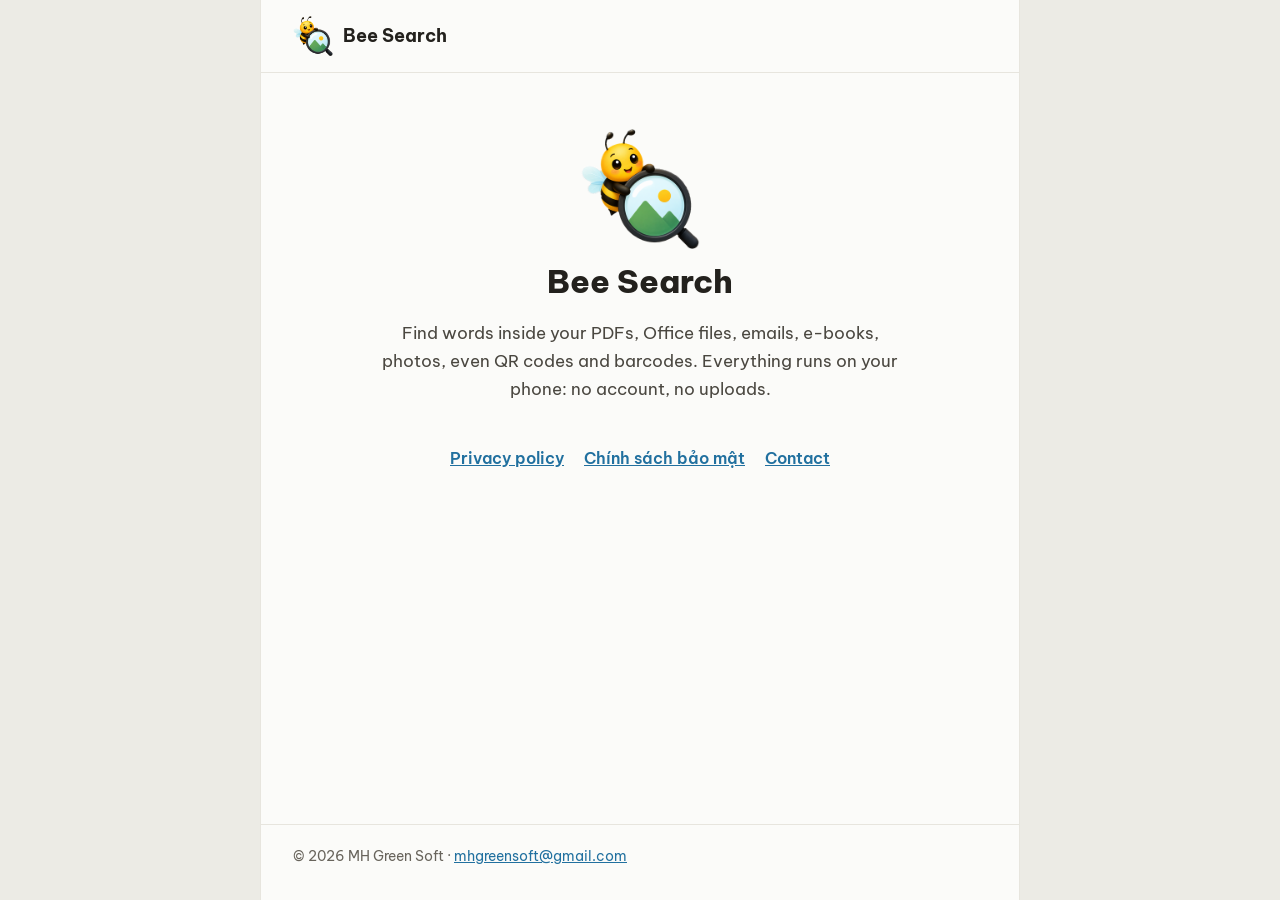
<file: index.html>
<!doctype html>
<html lang="en">
<head>
<meta charset="utf-8">
<meta name="viewport" content="width=device-width, initial-scale=1">
<title>Bee Search</title>
<meta name="description" content="Bee Search: search the text inside your documents, photos and QR codes, on your phone.">
<link rel="icon" href="bee.png">
<link rel="preconnect" href="https://fonts.googleapis.com">
<link rel="preconnect" href="https://fonts.gstatic.com" crossorigin>
<link href="https://fonts.googleapis.com/css2?family=Be+Vietnam+Pro:wght@400;600;700;800&display=swap" rel="stylesheet">
<link rel="stylesheet" href="style.css">
</head>
<body>
<div class="page">
<header><div class="wrap">
<a class="brand" href="index.html" aria-label="Bee Search, Home"><img src="bee.png" alt=""><span>Bee Search</span></a>
<nav class="lang" aria-label="Language"></nav>
</div></header>
<main><div class="wrap">
<section class="hero">
<img src="bee.png" alt="">
<h1>Bee Search</h1>
<p>Find words inside your PDFs, Office files, emails, e-books, photos, even QR codes and barcodes. Everything runs on your phone: no account, no uploads.</p>
<div class="links">
<a href="privacy.html">Privacy policy</a>
<a href="privacy-vi.html" hreflang="vi">Chính sách bảo mật</a>
<a href="mailto:mhgreensoft@gmail.com">Contact</a>
</div>
</section>
</div></main>
<footer><div class="wrap">© 2026 MH Green Soft · <a href="mailto:mhgreensoft@gmail.com">mhgreensoft@gmail.com</a></div></footer>
</div>
</body>
</html>
</file>
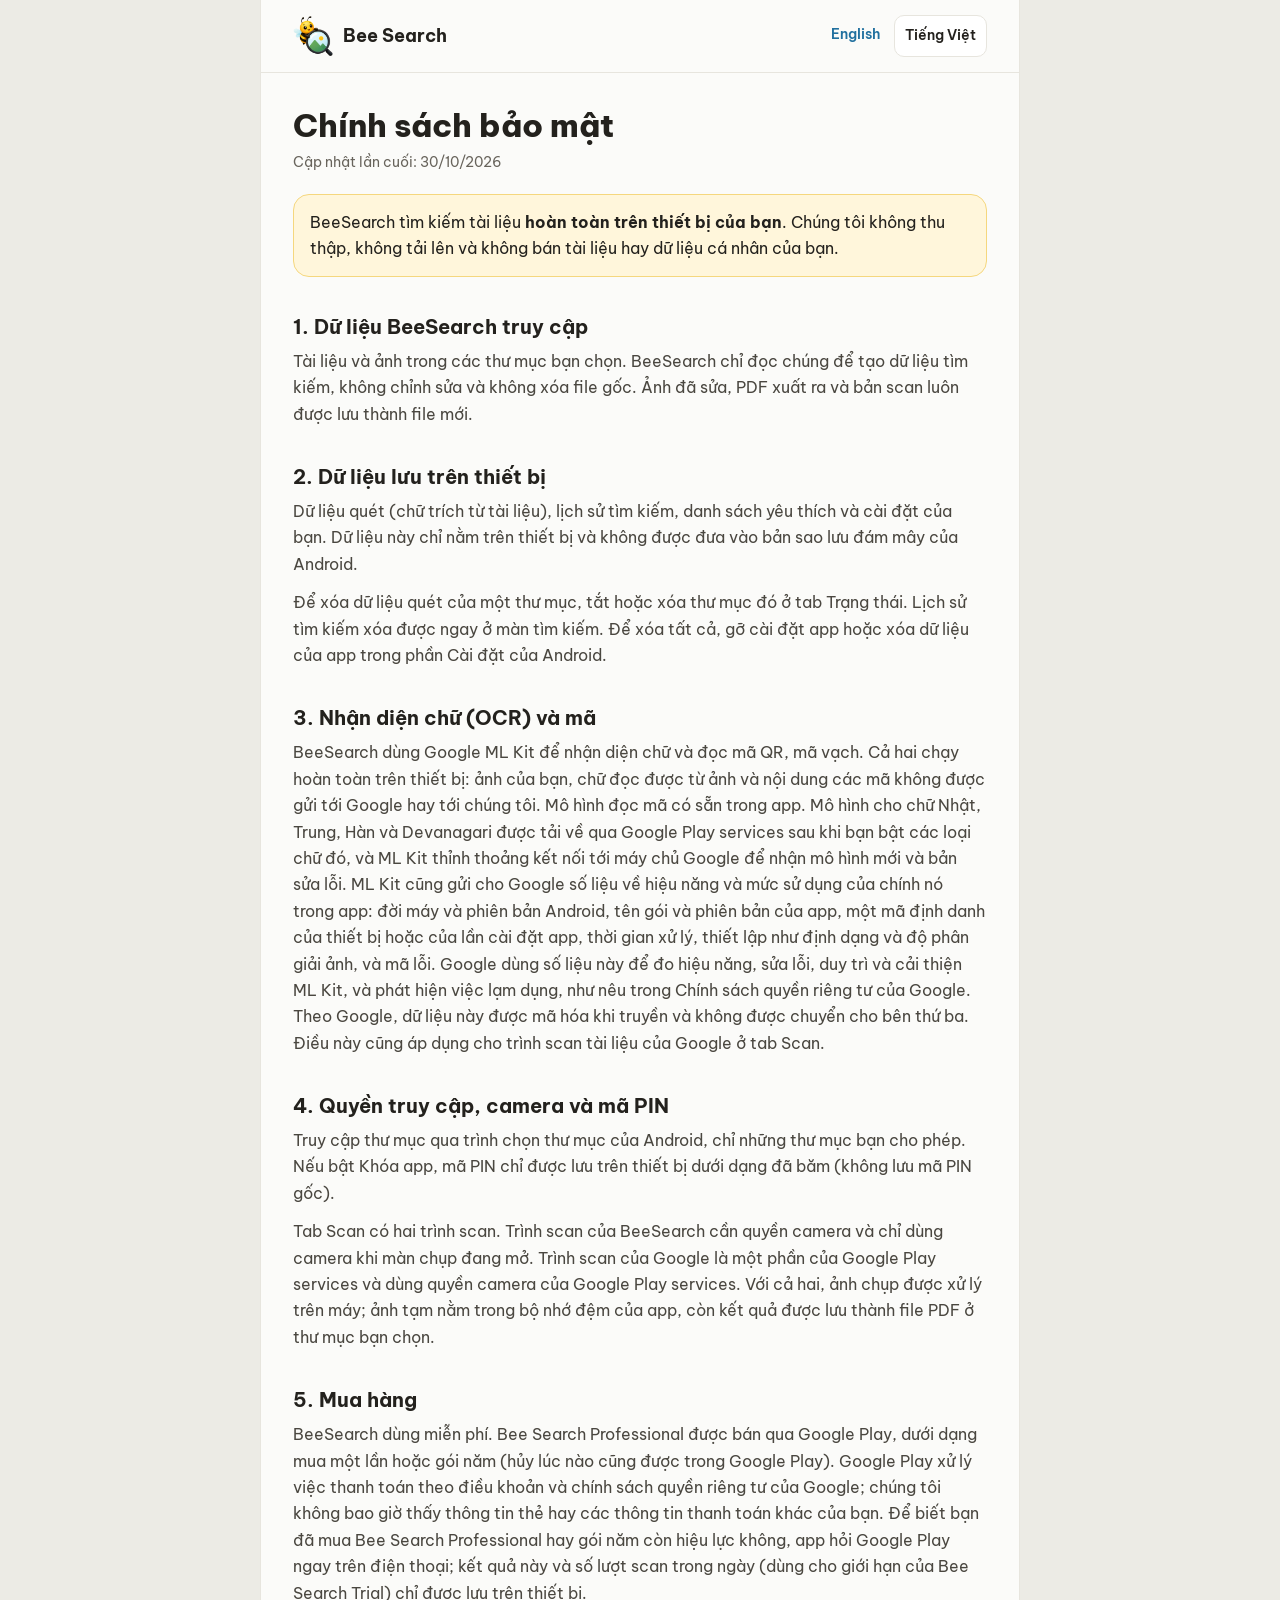
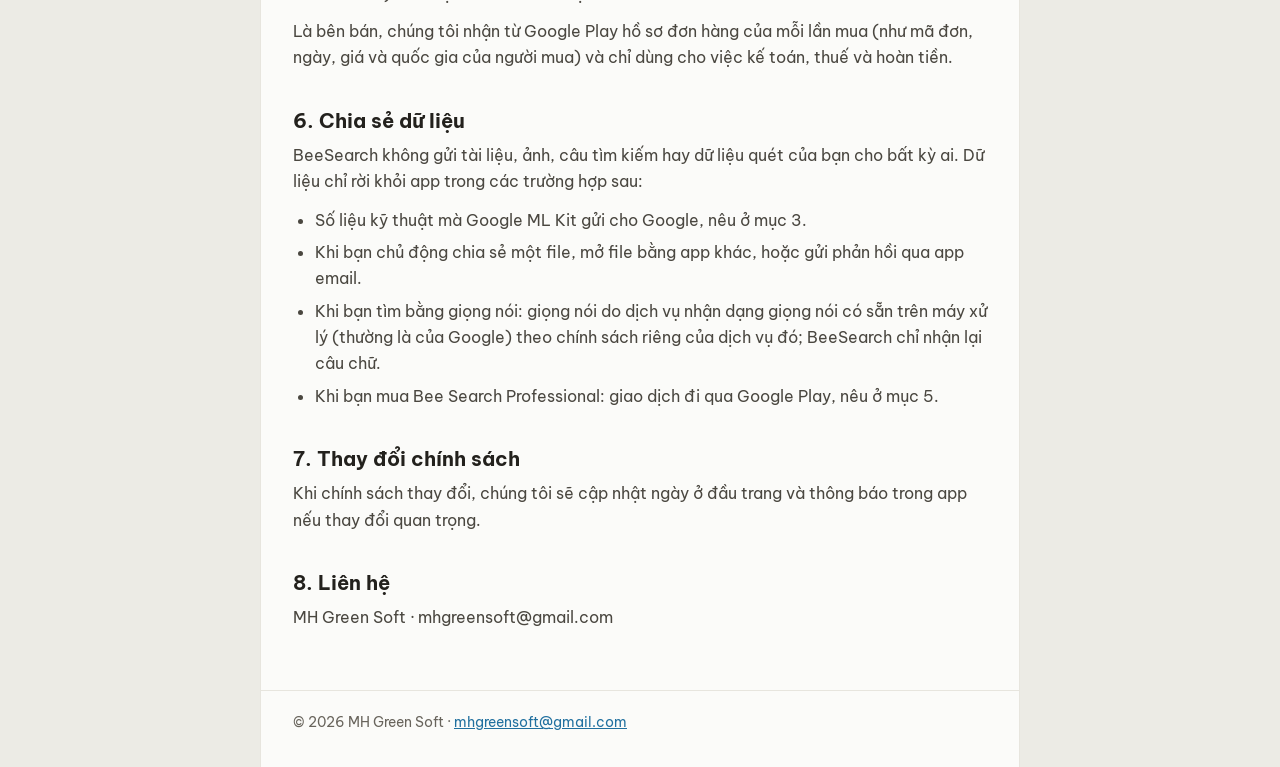
<file: privacy-vi.html>
<!doctype html>
<html lang="vi">
<head>
<meta charset="utf-8">
<meta name="viewport" content="width=device-width, initial-scale=1">
<title>Chính sách bảo mật · Bee Search</title>
<meta name="description" content="Chính sách bảo mật của Bee Search">
<link rel="icon" href="bee.png">
<link rel="preconnect" href="https://fonts.googleapis.com">
<link rel="preconnect" href="https://fonts.gstatic.com" crossorigin>
<link href="https://fonts.googleapis.com/css2?family=Be+Vietnam+Pro:wght@400;600;700;800&display=swap" rel="stylesheet">
<link rel="stylesheet" href="style.css">
</head>
<body>
<div class="page">
<header><div class="wrap">
<a class="brand" href="index.html" aria-label="Bee Search, Trang chủ"><img src="bee.png" alt=""><span>Bee Search</span></a>
<nav class="lang" aria-label="Language"><a href="privacy.html" hreflang="en">English</a><span aria-current="page">Tiếng Việt</span></nav>
</div></header>
<main><div class="wrap">
<h1>Chính sách bảo mật</h1>
<p class="date">Cập nhật lần cuối: 30/10/2026</p>
<div class="callout"><p>BeeSearch tìm kiếm tài liệu <strong>hoàn toàn trên thiết bị của bạn</strong>. Chúng tôi không thu thập, không tải lên và không bán tài liệu hay dữ liệu cá nhân của bạn.</p></div>
<h2>1. Dữ liệu BeeSearch truy cập</h2>
<p>Tài liệu và ảnh trong các thư mục bạn chọn. BeeSearch chỉ đọc chúng để tạo dữ liệu tìm kiếm, không chỉnh sửa và không xóa file gốc. Ảnh đã sửa, PDF xuất ra và bản scan luôn được lưu thành file mới.</p>
<h2>2. Dữ liệu lưu trên thiết bị</h2>
<p>Dữ liệu quét (chữ trích từ tài liệu), lịch sử tìm kiếm, danh sách yêu thích và cài đặt của bạn. Dữ liệu này chỉ nằm trên thiết bị và không được đưa vào bản sao lưu đám mây của Android.</p>
<p>Để xóa dữ liệu quét của một thư mục, tắt hoặc xóa thư mục đó ở tab Trạng thái. Lịch sử tìm kiếm xóa được ngay ở màn tìm kiếm. Để xóa tất cả, gỡ cài đặt app hoặc xóa dữ liệu của app trong phần Cài đặt của Android.</p>
<h2>3. Nhận diện chữ (OCR) và mã</h2>
<p>BeeSearch dùng Google ML Kit để nhận diện chữ và đọc mã QR, mã vạch. Cả hai chạy hoàn toàn trên thiết bị: ảnh của bạn, chữ đọc được từ ảnh và nội dung các mã không được gửi tới Google hay tới chúng tôi. Mô hình đọc mã có sẵn trong app. Mô hình cho chữ Nhật, Trung, Hàn và Devanagari được tải về qua Google Play services sau khi bạn bật các loại chữ đó, và ML Kit thỉnh thoảng kết nối tới máy chủ Google để nhận mô hình mới và bản sửa lỗi. ML Kit cũng gửi cho Google số liệu về hiệu năng và mức sử dụng của chính nó trong app: đời máy và phiên bản Android, tên gói và phiên bản của app, một mã định danh của thiết bị hoặc của lần cài đặt app, thời gian xử lý, thiết lập như định dạng và độ phân giải ảnh, và mã lỗi. Google dùng số liệu này để đo hiệu năng, sửa lỗi, duy trì và cải thiện ML Kit, và phát hiện việc lạm dụng, như nêu trong Chính sách quyền riêng tư của Google. Theo Google, dữ liệu này được mã hóa khi truyền và không được chuyển cho bên thứ ba. Điều này cũng áp dụng cho trình scan tài liệu của Google ở tab Scan.</p>
<h2>4. Quyền truy cập, camera và mã PIN</h2>
<p>Truy cập thư mục qua trình chọn thư mục của Android, chỉ những thư mục bạn cho phép. Nếu bật Khóa app, mã PIN chỉ được lưu trên thiết bị dưới dạng đã băm (không lưu mã PIN gốc).</p>
<p>Tab Scan có hai trình scan. Trình scan của BeeSearch cần quyền camera và chỉ dùng camera khi màn chụp đang mở. Trình scan của Google là một phần của Google Play services và dùng quyền camera của Google Play services. Với cả hai, ảnh chụp được xử lý trên máy; ảnh tạm nằm trong bộ nhớ đệm của app, còn kết quả được lưu thành file PDF ở thư mục bạn chọn.</p>
<h2>5. Mua hàng</h2>
<p>BeeSearch dùng miễn phí. Bee Search Professional được bán qua Google Play, dưới dạng mua một lần hoặc gói năm (hủy lúc nào cũng được trong Google Play). Google Play xử lý việc thanh toán theo điều khoản và chính sách quyền riêng tư của Google; chúng tôi không bao giờ thấy thông tin thẻ hay các thông tin thanh toán khác của bạn. Để biết bạn đã mua Bee Search Professional hay gói năm còn hiệu lực không, app hỏi Google Play ngay trên điện thoại; kết quả này và số lượt scan trong ngày (dùng cho giới hạn của Bee Search Trial) chỉ được lưu trên thiết bị.</p>
<p>Là bên bán, chúng tôi nhận từ Google Play hồ sơ đơn hàng của mỗi lần mua (như mã đơn, ngày, giá và quốc gia của người mua) và chỉ dùng cho việc kế toán, thuế và hoàn tiền.</p>
<h2>6. Chia sẻ dữ liệu</h2>
<p>BeeSearch không gửi tài liệu, ảnh, câu tìm kiếm hay dữ liệu quét của bạn cho bất kỳ ai. Dữ liệu chỉ rời khỏi app trong các trường hợp sau:</p>
<ul>
<li>Số liệu kỹ thuật mà Google ML Kit gửi cho Google, nêu ở mục 3.</li>
<li>Khi bạn chủ động chia sẻ một file, mở file bằng app khác, hoặc gửi phản hồi qua app email.</li>
<li>Khi bạn tìm bằng giọng nói: giọng nói do dịch vụ nhận dạng giọng nói có sẵn trên máy xử lý (thường là của Google) theo chính sách riêng của dịch vụ đó; BeeSearch chỉ nhận lại câu chữ.</li>
<li>Khi bạn mua Bee Search Professional: giao dịch đi qua Google Play, nêu ở mục 5.</li>
</ul>
<h2>7. Thay đổi chính sách</h2>
<p>Khi chính sách thay đổi, chúng tôi sẽ cập nhật ngày ở đầu trang và thông báo trong app nếu thay đổi quan trọng.</p>
<h2>8. Liên hệ</h2>
<p>MH Green Soft · mhgreensoft@gmail.com</p>
</div></main>
<footer><div class="wrap">© 2026 MH Green Soft · <a href="mailto:mhgreensoft@gmail.com">mhgreensoft@gmail.com</a></div></footer>
</div>
</body>
</html>
</file>
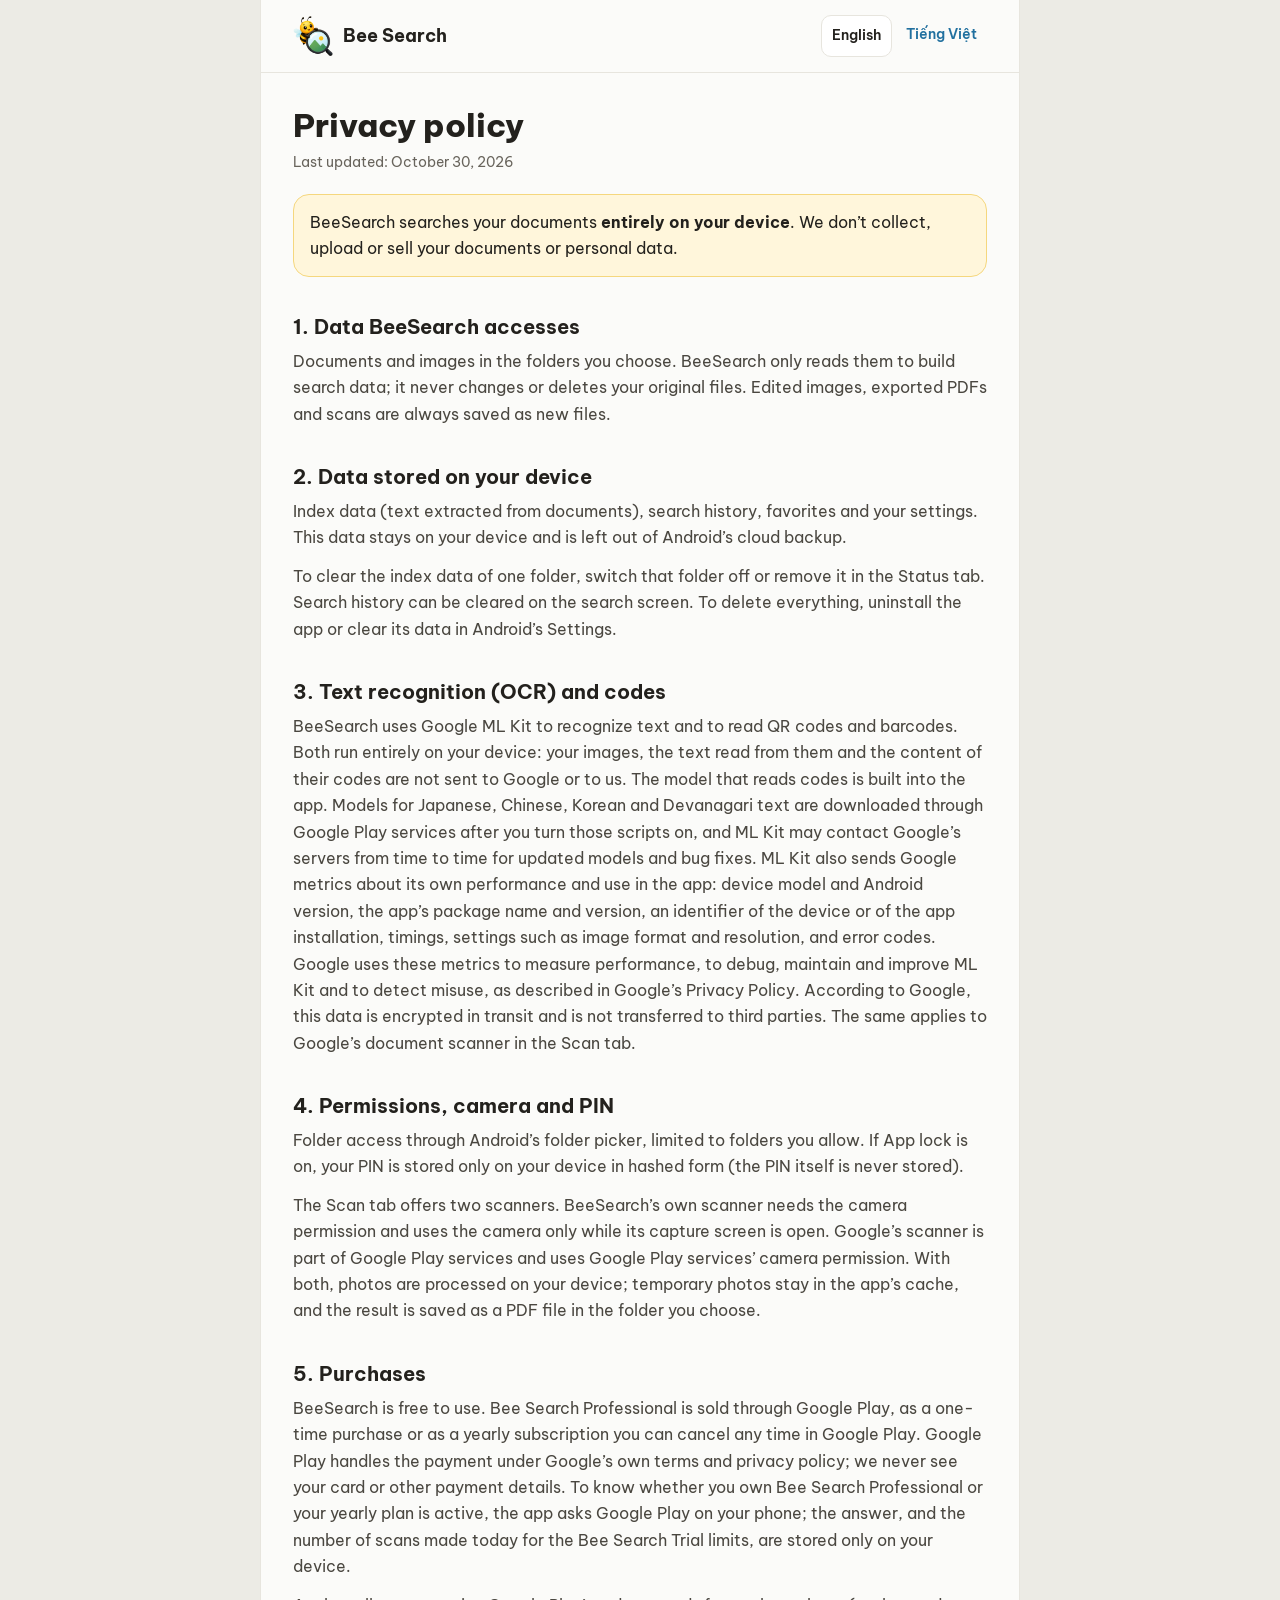
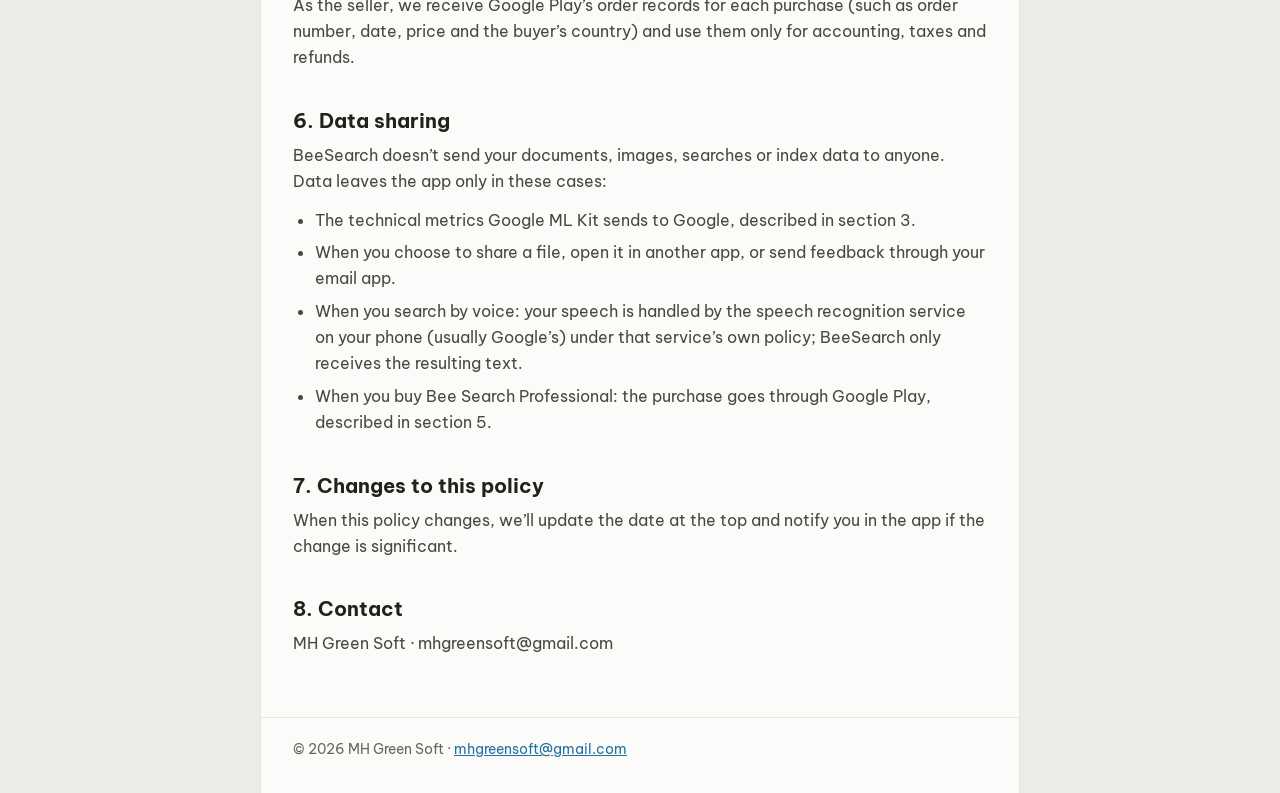
<file: privacy.html>
<!doctype html>
<html lang="en">
<head>
<meta charset="utf-8">
<meta name="viewport" content="width=device-width, initial-scale=1">
<title>Privacy policy · Bee Search</title>
<meta name="description" content="Bee Search privacy policy">
<link rel="icon" href="bee.png">
<link rel="preconnect" href="https://fonts.googleapis.com">
<link rel="preconnect" href="https://fonts.gstatic.com" crossorigin>
<link href="https://fonts.googleapis.com/css2?family=Be+Vietnam+Pro:wght@400;600;700;800&display=swap" rel="stylesheet">
<link rel="stylesheet" href="style.css">
</head>
<body>
<div class="page">
<header><div class="wrap">
<a class="brand" href="index.html" aria-label="Bee Search, Home"><img src="bee.png" alt=""><span>Bee Search</span></a>
<nav class="lang" aria-label="Language"><span aria-current="page">English</span><a href="privacy-vi.html" hreflang="vi">Tiếng Việt</a></nav>
</div></header>
<main><div class="wrap">
<h1>Privacy policy</h1>
<p class="date">Last updated: October 30, 2026</p>
<div class="callout"><p>BeeSearch searches your documents <strong>entirely on your device</strong>. We don’t collect, upload or sell your documents or personal data.</p></div>
<h2>1. Data BeeSearch accesses</h2>
<p>Documents and images in the folders you choose. BeeSearch only reads them to build search data; it never changes or deletes your original files. Edited images, exported PDFs and scans are always saved as new files.</p>
<h2>2. Data stored on your device</h2>
<p>Index data (text extracted from documents), search history, favorites and your settings. This data stays on your device and is left out of Android’s cloud backup.</p>
<p>To clear the index data of one folder, switch that folder off or remove it in the Status tab. Search history can be cleared on the search screen. To delete everything, uninstall the app or clear its data in Android’s Settings.</p>
<h2>3. Text recognition (OCR) and codes</h2>
<p>BeeSearch uses Google ML Kit to recognize text and to read QR codes and barcodes. Both run entirely on your device: your images, the text read from them and the content of their codes are not sent to Google or to us. The model that reads codes is built into the app. Models for Japanese, Chinese, Korean and Devanagari text are downloaded through Google Play services after you turn those scripts on, and ML Kit may contact Google’s servers from time to time for updated models and bug fixes. ML Kit also sends Google metrics about its own performance and use in the app: device model and Android version, the app’s package name and version, an identifier of the device or of the app installation, timings, settings such as image format and resolution, and error codes. Google uses these metrics to measure performance, to debug, maintain and improve ML Kit and to detect misuse, as described in Google’s Privacy Policy. According to Google, this data is encrypted in transit and is not transferred to third parties. The same applies to Google’s document scanner in the Scan tab.</p>
<h2>4. Permissions, camera and PIN</h2>
<p>Folder access through Android’s folder picker, limited to folders you allow. If App lock is on, your PIN is stored only on your device in hashed form (the PIN itself is never stored).</p>
<p>The Scan tab offers two scanners. BeeSearch’s own scanner needs the camera permission and uses the camera only while its capture screen is open. Google’s scanner is part of Google Play services and uses Google Play services’ camera permission. With both, photos are processed on your device; temporary photos stay in the app’s cache, and the result is saved as a PDF file in the folder you choose.</p>
<h2>5. Purchases</h2>
<p>BeeSearch is free to use. Bee Search Professional is sold through Google Play, as a one-time purchase or as a yearly subscription you can cancel any time in Google Play. Google Play handles the payment under Google’s own terms and privacy policy; we never see your card or other payment details. To know whether you own Bee Search Professional or your yearly plan is active, the app asks Google Play on your phone; the answer, and the number of scans made today for the Bee Search Trial limits, are stored only on your device.</p>
<p>As the seller, we receive Google Play’s order records for each purchase (such as order number, date, price and the buyer’s country) and use them only for accounting, taxes and refunds.</p>
<h2>6. Data sharing</h2>
<p>BeeSearch doesn’t send your documents, images, searches or index data to anyone. Data leaves the app only in these cases:</p>
<ul>
<li>The technical metrics Google ML Kit sends to Google, described in section 3.</li>
<li>When you choose to share a file, open it in another app, or send feedback through your email app.</li>
<li>When you search by voice: your speech is handled by the speech recognition service on your phone (usually Google’s) under that service’s own policy; BeeSearch only receives the resulting text.</li>
<li>When you buy Bee Search Professional: the purchase goes through Google Play, described in section 5.</li>
</ul>
<h2>7. Changes to this policy</h2>
<p>When this policy changes, we’ll update the date at the top and notify you in the app if the change is significant.</p>
<h2>8. Contact</h2>
<p>MH Green Soft · mhgreensoft@gmail.com</p>
</div></main>
<footer><div class="wrap">© 2026 MH Green Soft · <a href="mailto:mhgreensoft@gmail.com">mhgreensoft@gmail.com</a></div></footer>
</div>
</body>
</html>
</file>
<file: style.css>
:root {
  --outside: #ECEBE5;
  --bg: #FBFBF9;
  --card: #FFFFFF;
  --ink: #23211D;
  --body: #4A4740;
  --muted: #68645C;
  --line: #E7E5DE;
  --link: #21709F;
  --link-hover: #185A80;
  --honey: #F2B01E;
  --callout: #FFF6DB;
  --callout-line: #F5D77E;
}
@media (prefers-color-scheme: dark) {
  :root {
    --outside: #0E0D09;
    --bg: #16150F;
    --card: #201F19;
    --ink: #ECE8DF;
    --body: #D3CEC3;
    --muted: #B8B1A3;
    --line: #34322B;
    --link: #7FC0E6;
    --link-hover: #A6D4EF;
    --callout: #2A2618;
    --callout-line: #5C4A16;
  }
}
* { box-sizing: border-box; }
html { -webkit-text-size-adjust: 100%; }
body {
  margin: 0;
  background: var(--outside);
  color: var(--body);
  font-family: 'Be Vietnam Pro', system-ui, -apple-system, 'Segoe UI', sans-serif;
  font-size: 16px;
  line-height: 1.65;
}
a { color: var(--link); }
a:hover { color: var(--link-hover); }
/* One centered column holds everything, rules included; the sides stay empty. */
.page { max-width: 760px; min-height: 100vh; margin: 0 auto; background: var(--bg); border-inline: 1px solid var(--line); display: flex; flex-direction: column; }
.page > main { flex: 1; }
.wrap { padding: 0 32px; }
header { border-bottom: 1px solid var(--line); }
header .wrap { display: flex; align-items: center; gap: 12px; min-height: 72px; }
.brand { display: flex; align-items: center; gap: 10px; color: var(--ink); text-decoration: none; font-weight: 700; font-size: 18px; }
.brand img { width: 40px; height: 40px; }
.lang { margin-left: auto; display: flex; gap: 4px; }
.lang a, .lang span { padding: 8px 10px; border-radius: 10px; font-size: 14px; font-weight: 600; text-decoration: none; }
.lang span { background: var(--card); border: 1px solid var(--line); color: var(--ink); }
main { padding: 32px 0 48px; }
h1 { margin: 0 0 6px; color: var(--ink); font-size: 32px; line-height: 1.25; font-weight: 800; }
h2 { margin: 36px 0 8px; color: var(--ink); font-size: 20px; line-height: 1.35; font-weight: 700; }
p { margin: 0 0 12px; }
ul { margin: 0 0 12px; padding-left: 22px; }
li { margin-bottom: 6px; }
strong { color: var(--ink); }
.date { color: var(--muted); font-size: 14px; margin-bottom: 20px; }
.callout { background: var(--callout); border: 1px solid var(--callout-line); border-radius: 16px; padding: 14px 16px; margin: 0 0 8px; color: var(--ink); }
.callout p { margin: 0; }
.hero { display: flex; flex-direction: column; align-items: center; text-align: center; gap: 12px; padding: 24px 0 8px; }
.hero img { width: 120px; height: 120px; }
.hero p { max-width: 520px; font-size: 17px; }
.links { display: flex; flex-wrap: wrap; justify-content: center; gap: 4px 20px; margin-top: 8px; }
.links a { font-weight: 600; padding: 10px 0; }
footer { border-top: 1px solid var(--line); color: var(--muted); font-size: 14px; }
footer .wrap { padding-top: 20px; padding-bottom: 32px; }
@media (max-width: 760px) {
  .page { border-inline: 0; }
  .wrap { padding: 0 16px; }
}
@media (max-width: 480px) {
  h1 { font-size: 26px; }
  .brand span { display: none; }
}
</file>
